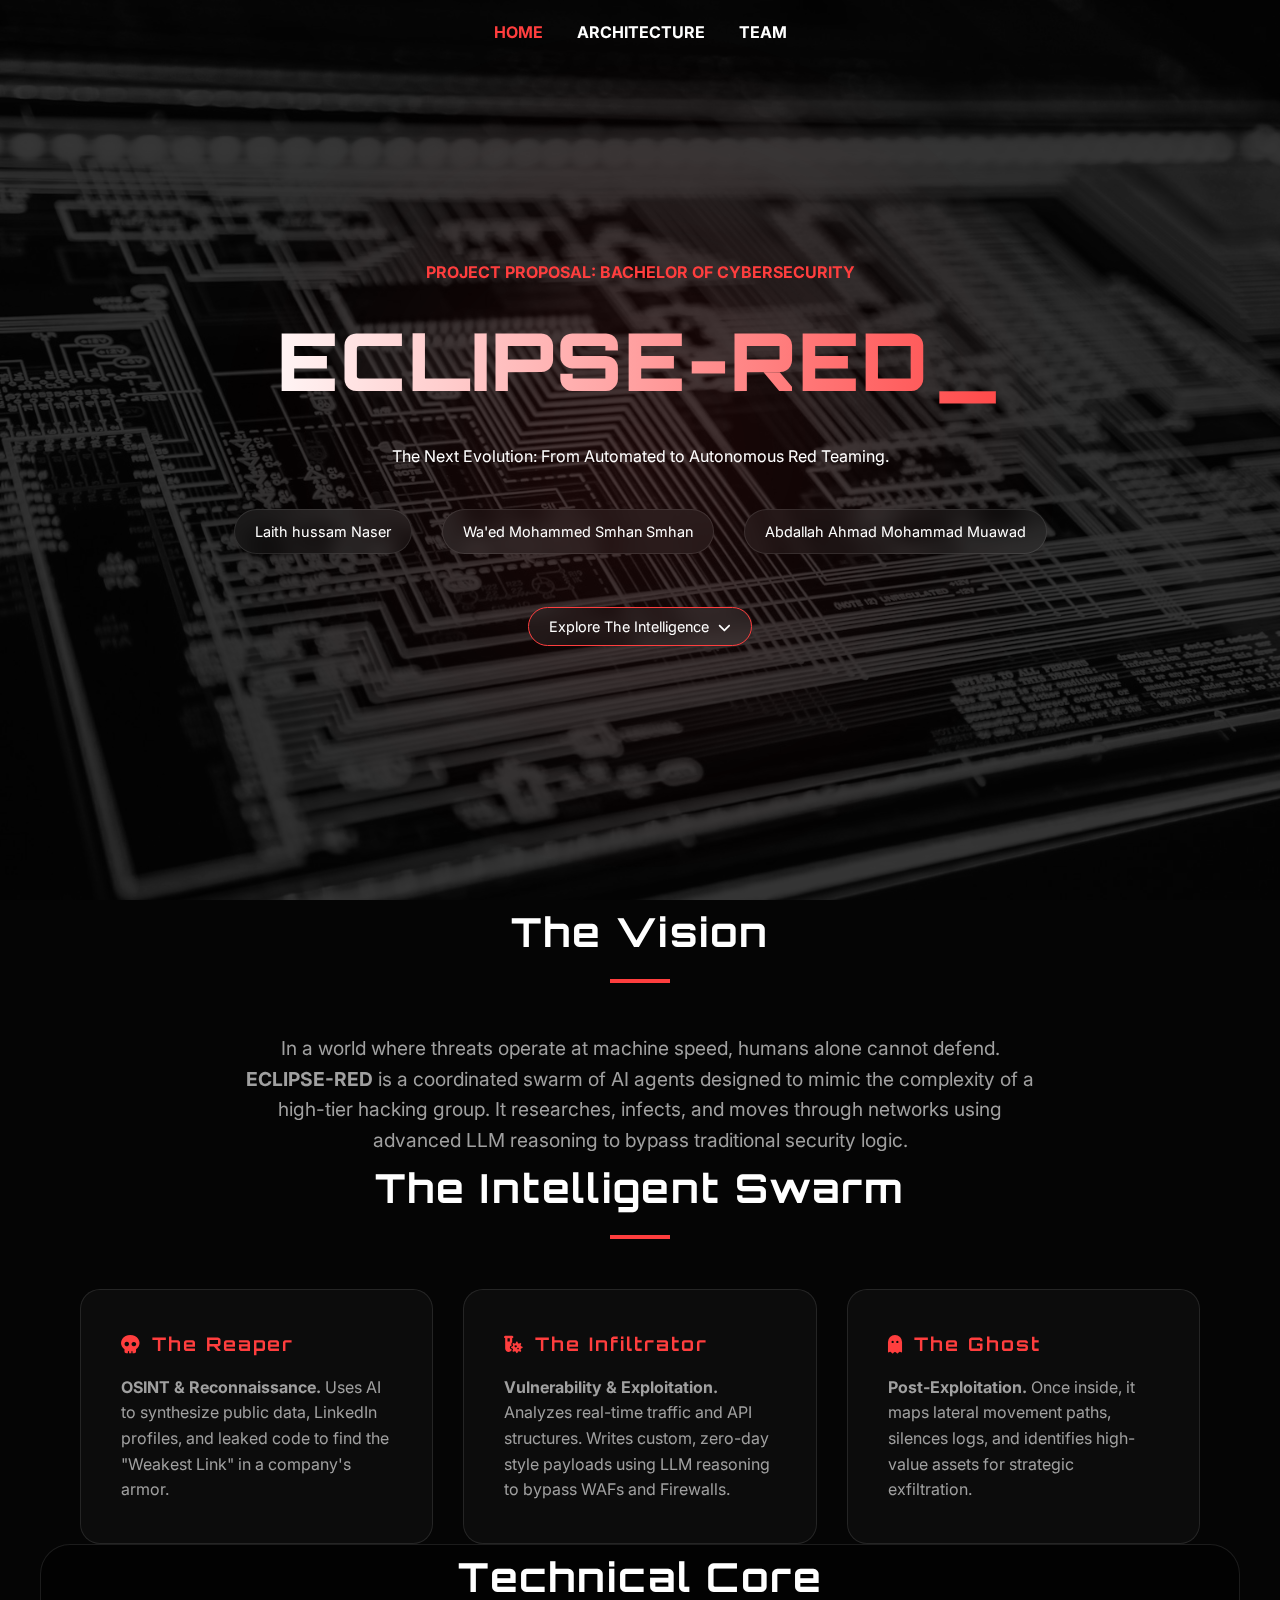
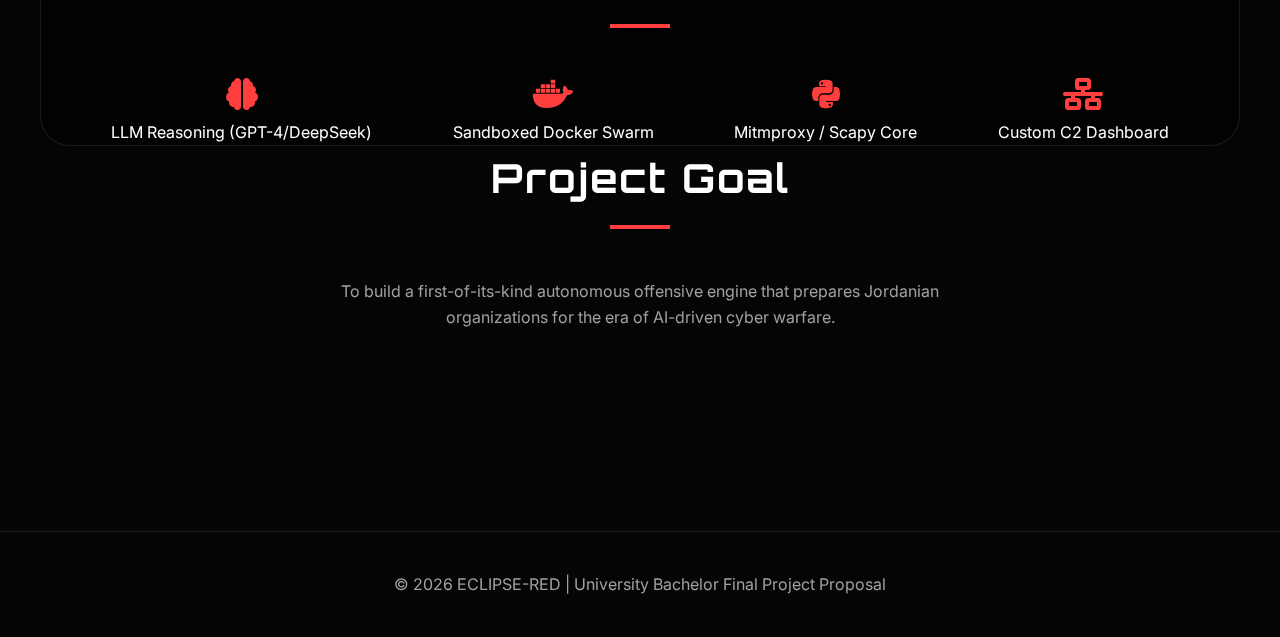
<file: index.html>
<!DOCTYPE html>
<html lang="en">

<head>
    <meta charset="UTF-8">
    <meta name="viewport" content="width=device-width, initial-scale=1.0">
    <meta name="description"
        content="ECLIPSE-RED: Autonomous Agentic Red-Teaming Engine for advanced cybersecurity auditing.">
    <title>ECLIPSE-RED | Autonomous Offensive Security</title>
    <link rel="stylesheet" href="style.css">
    <link rel="stylesheet" href="https://cdnjs.cloudflare.com/ajax/libs/font-awesome/6.4.0/css/all.min.css">
</head>

<body>
    <div class="bg-glow"></div>

    <!-- Navigation -->
    <nav style="position: absolute; top: 0; width: 100%; padding: 20px; text-align: center; z-index: 100;">
        <a href="index.html"
            style="color: var(--accent-red); text-decoration: none; margin: 0 15px; font-weight: bold;">HOME</a>
        <a href="architecture.html"
            style="color: var(--text-primary); text-decoration: none; margin: 0 15px; font-weight: bold;">ARCHITECTURE</a>
        <a href="team.html"
            style="color: var(--text-primary); text-decoration: none; margin: 0 15px; font-weight: bold;">TEAM</a>
    </nav>

    <header class="hero">
        <img src="eclipse_red_hero.png" alt="Hero Background" class="hero-img">
        <div class="container">
            <p class="hero-tagline">Project Proposal: Bachelor of Cybersecurity</p>
            <h1 class="hero-title typing-cursor">ECLIPSE-RED</h1>
            <p class="hero-desc">The Next Evolution: From Automated to Autonomous Red Teaming.</p>

            <div class="hero-names">
                <div class="name-badge">Laith hussam Naser</div>
                <div class="name-badge">Wa'ed Mohammed Smhan Smhan</div>
                <div class="name-badge">Abdallah Ahmad Mohammad Muawad</div>
            </div>

            <div style="margin-top: 60px;">
                <a href="#vision" class="name-badge"
                    style="text-decoration: none; border-color: var(--accent-red); color: white;">Explore The
                    Intelligence <i class="fas fa-chevron-down" style="font-size: 0.8rem; margin-left: 5px;"></i></a>
            </div>
        </div>
    </header>

    <section id="vision" class="container">
        <h2 class="section-title">The Vision</h2>
        <div style="max-width: 800px; margin: 0 auto; text-align: center;">
            <p style="font-size: 1.2rem; color: var(--text-secondary);">
                In a world where threats operate at machine speed, humans alone cannot defend.
                <strong>ECLIPSE-RED</strong> is a coordinated swarm of AI agents designed to mimic the complexity
                of a high-tier hacking group. It researches, infects, and moves through networks
                using advanced LLM reasoning to bypass traditional security logic.
            </p>
        </div>
    </section>

    <section id="swarm" class="container">
        <h2 class="section-title">The Intelligent Swarm</h2>
        <div class="feature-grid">
            <div class="card">
                <h3><i class="fas fa-skull"></i> The Reaper</h3>
                <p><strong>OSINT & Reconnaissance.</strong> Uses AI to synthesize public data, LinkedIn profiles, and
                    leaked code to find the "Weakest Link" in a company's armor.</p>
            </div>
            <div class="card">
                <h3><i class="fas fa-vial-virus"></i> The Infiltrator</h3>
                <p><strong>Vulnerability & Exploitation.</strong> Analyzes real-time traffic and API structures. Writes
                    custom, zero-day style payloads using LLM reasoning to bypass WAFs and Firewalls.</p>
            </div>
            <div class="card">
                <h3><i class="fas fa-ghost"></i> The Ghost</h3>
                <p><strong>Post-Exploitation.</strong> Once inside, it maps lateral movement paths, silences logs, and
                    identifies high-value assets for strategic exfiltration.</p>
            </div>
        </div>
    </section>

    <section id="tech" class="container"
        style="background: rgba(0,0,0,0.5); border-radius: 30px; border: 1px solid var(--border);">
        <h2 class="section-title">Technical Core</h2>
        <div class="tech-stack">
            <div class="tech-item">
                <i class="fas fa-brain tech-icon"></i>
                <p>LLM Reasoning (GPT-4/DeepSeek)</p>
            </div>
            <div class="tech-item">
                <i class="fab fa-docker tech-icon"></i>
                <p>Sandboxed Docker Swarm</p>
            </div>
            <div class="tech-item">
                <i class="fab fa-python tech-icon"></i>
                <p>Mitmproxy / Scapy Core</p>
            </div>
            <div class="tech-item">
                <i class="fas fa-network-wired tech-icon"></i>
                <p>Custom C2 Dashboard</p>
            </div>
        </div>
    </section>

    <section class="container" style="text-align: center; padding-bottom: 200px;">
        <h2 class="section-title">Project Goal</h2>
        <p style="color: var(--text-secondary); max-width: 700px; margin: 0 auto;">
            To build a first-of-its-kind autonomous offensive engine that prepares Jordanian organizations
            for the era of AI-driven cyber warfare.
        </p>
    </section>

    <footer
        style="text-align: center; padding: 40px; color: var(--text-secondary); border-top: 1px solid var(--border);">
        &copy; 2026 ECLIPSE-RED | University Bachelor Final Project Proposal
    </footer>
</body>

</html>
</file>
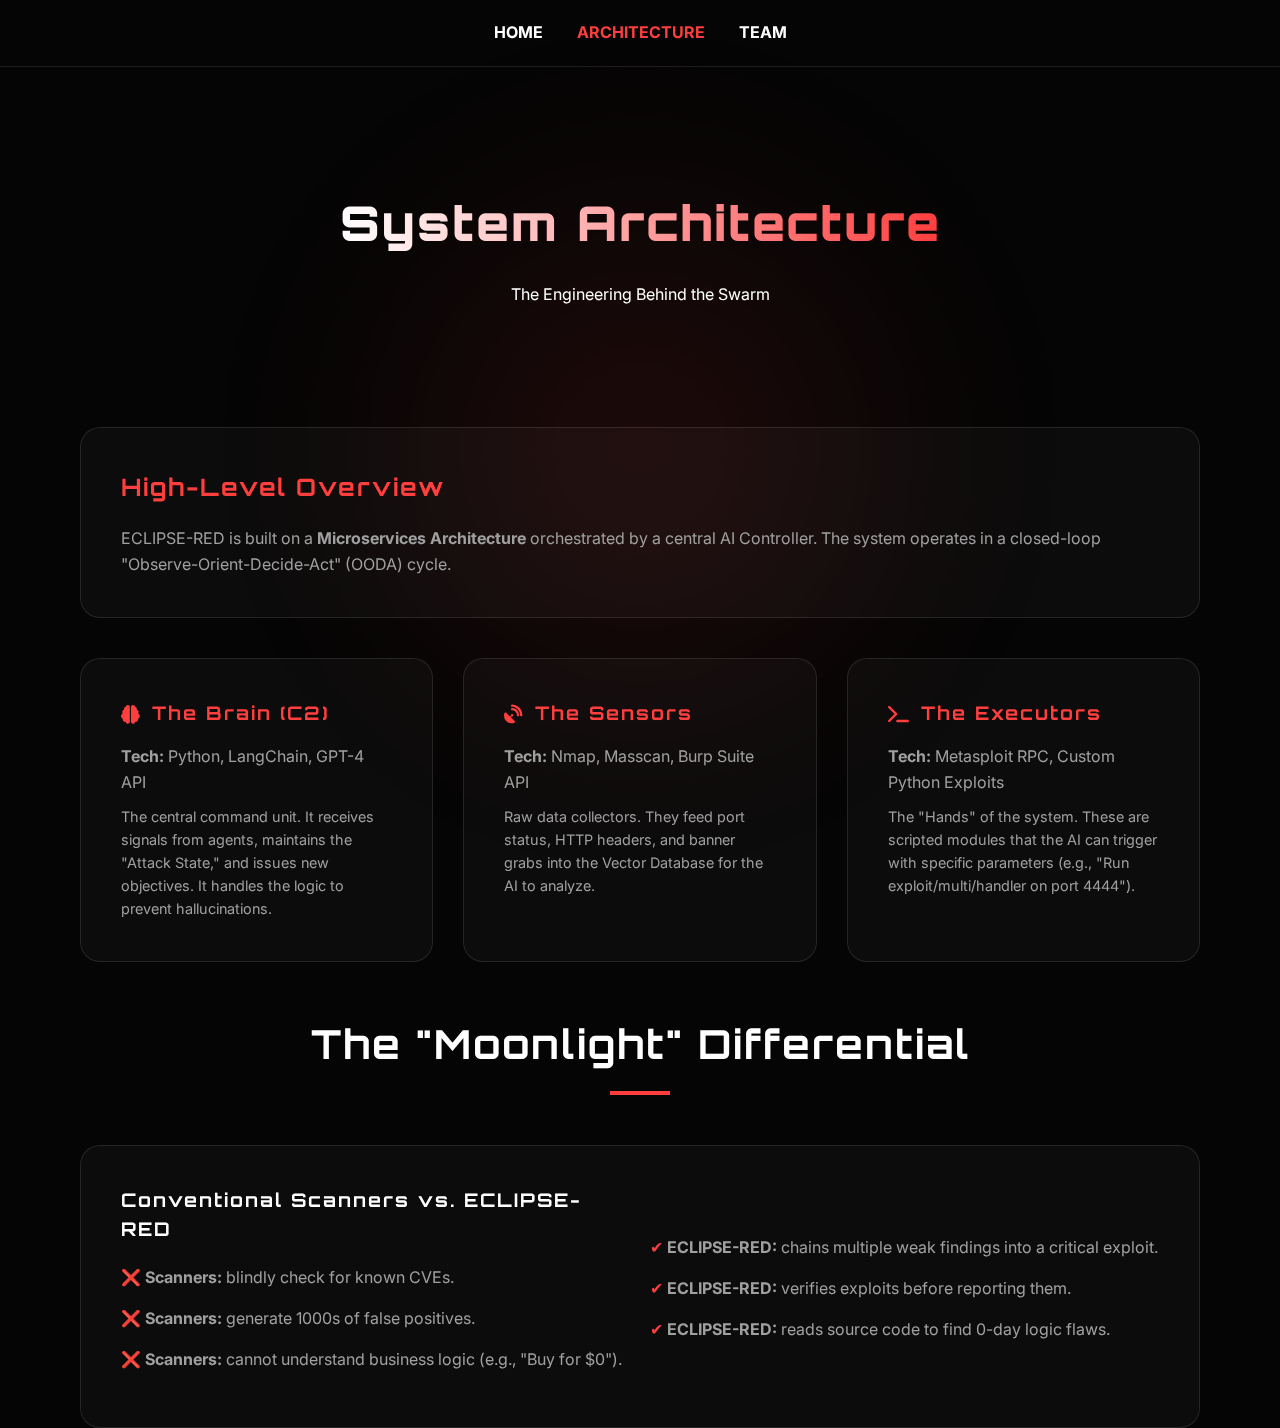
<file: architecture.html>
<!DOCTYPE html>
<html lang="en">

<head>
    <meta charset="UTF-8">
    <meta name="viewport" content="width=device-width, initial-scale=1.0">
    <title>ECLIPSE-RED | System Architecture</title>
    <link rel="stylesheet" href="style.css">
    <link rel="stylesheet" href="https://cdnjs.cloudflare.com/ajax/libs/font-awesome/6.4.0/css/all.min.css">
</head>

<body>
    <!-- Navigation -->
    <nav style="padding: 20px; text-align: center; border-bottom: 1px solid var(--border);">
        <a href="index.html"
            style="color: var(--text-primary); text-decoration: none; margin: 0 15px; font-weight: bold;">HOME</a>
        <a href="architecture.html"
            style="color: var(--accent-red); text-decoration: none; margin: 0 15px; font-weight: bold;">ARCHITECTURE</a>
        <a href="team.html"
            style="color: var(--text-primary); text-decoration: none; margin: 0 15px; font-weight: bold;">TEAM</a>
    </nav>

    <div class="bg-glow"></div>

    <header class="hero" style="height: 40vh; min-height: 300px;">
        <div class="container">
            <h1 class="hero-title" style="font-size: 3rem;">System Architecture</h1>
            <p class="hero-desc">The Engineering Behind the Swarm</p>
        </div>
    </header>

    <section class="container">
        <div class="card" style="margin-bottom: 40px;">
            <h2 style="color: var(--accent-red); margin-bottom: 20px;">High-Level Overview</h2>
            <p>ECLIPSE-RED is built on a <strong>Microservices Architecture</strong> orchestrated by a central AI
                Controller. The system operates in a closed-loop "Observe-Orient-Decide-Act" (OODA) cycle.</p>
        </div>

        <div class="feature-grid">
            <!-- Node 1 -->
            <div class="card">
                <h3><i class="fas fa-brain"></i> The Brain (C2)</h3>
                <p><strong>Tech:</strong> Python, LangChain, GPT-4 API</p>
                <p style="font-size: 0.9rem; margin-top: 10px; color: var(--text-secondary);">The central command unit.
                    It receives signals from agents, maintains the "Attack State," and issues new objectives. It handles
                    the logic to prevent hallucinations.</p>
            </div>

            <!-- Node 2 -->
            <div class="card">
                <h3><i class="fas fa-satellite-dish"></i> The Sensors</h3>
                <p><strong>Tech:</strong> Nmap, Masscan, Burp Suite API</p>
                <p style="font-size: 0.9rem; margin-top: 10px; color: var(--text-secondary);">Raw data collectors. They
                    feed port status, HTTP headers, and banner grabs into the Vector Database for the AI to analyze.</p>
            </div>

            <!-- Node 3 -->
            <div class="card">
                <h3><i class="fas fa-terminal"></i> The Executors</h3>
                <p><strong>Tech:</strong> Metasploit RPC, Custom Python Exploits</p>
                <p style="font-size: 0.9rem; margin-top: 10px; color: var(--text-secondary);">The "Hands" of the system.
                    These are scripted modules that the AI can trigger with specific parameters (e.g., "Run
                    exploit/multi/handler on port 4444").</p>
            </div>
        </div>
    </section>

    <section class="container" style="margin-top: 50px;">
        <h2 class="section-title">The "Moonlight" Differential</h2>
        <div class="card">
            <div style="display: flex; gap: 20px; align-items: flex-start;">
                <div style="flex: 1;">
                    <h3 style="color: #fff;">Conventional Scanners vs. ECLIPSE-RED</h3>
                    <ul style="list-style: none; margin-top: 20px; color: var(--text-secondary);">
                        <li style="margin-bottom: 15px;">❌ <strong>Scanners:</strong> blindly check for known CVEs.</li>
                        <li style="margin-bottom: 15px;">❌ <strong>Scanners:</strong> generate 1000s of false positives.
                        </li>
                        <li style="margin-bottom: 15px;">❌ <strong>Scanners:</strong> cannot understand business logic
                            (e.g., "Buy for $0").</li>
                    </ul>
                </div>
                <div style="flex: 1;">
                    <h3 style="color: #fff;">&nbsp;</h3>
                    <ul style="list-style: none; margin-top: 20px; color: var(--text-secondary);">
                        <li style="margin-bottom: 15px;"><span style="color: var(--accent-red);">✔</span>
                            <strong>ECLIPSE-RED:</strong> chains multiple weak findings into a critical exploit.</li>
                        <li style="margin-bottom: 15px;"><span style="color: var(--accent-red);">✔</span>
                            <strong>ECLIPSE-RED:</strong> verifies exploits before reporting them.</li>
                        <li style="margin-bottom: 15px;"><span style="color: var(--accent-red);">✔</span>
                            <strong>ECLIPSE-RED:</strong> reads source code to find 0-day logic flaws.</li>
                    </ul>
                </div>
            </div>
        </div>
    </section>
</body>

</html>
</file>
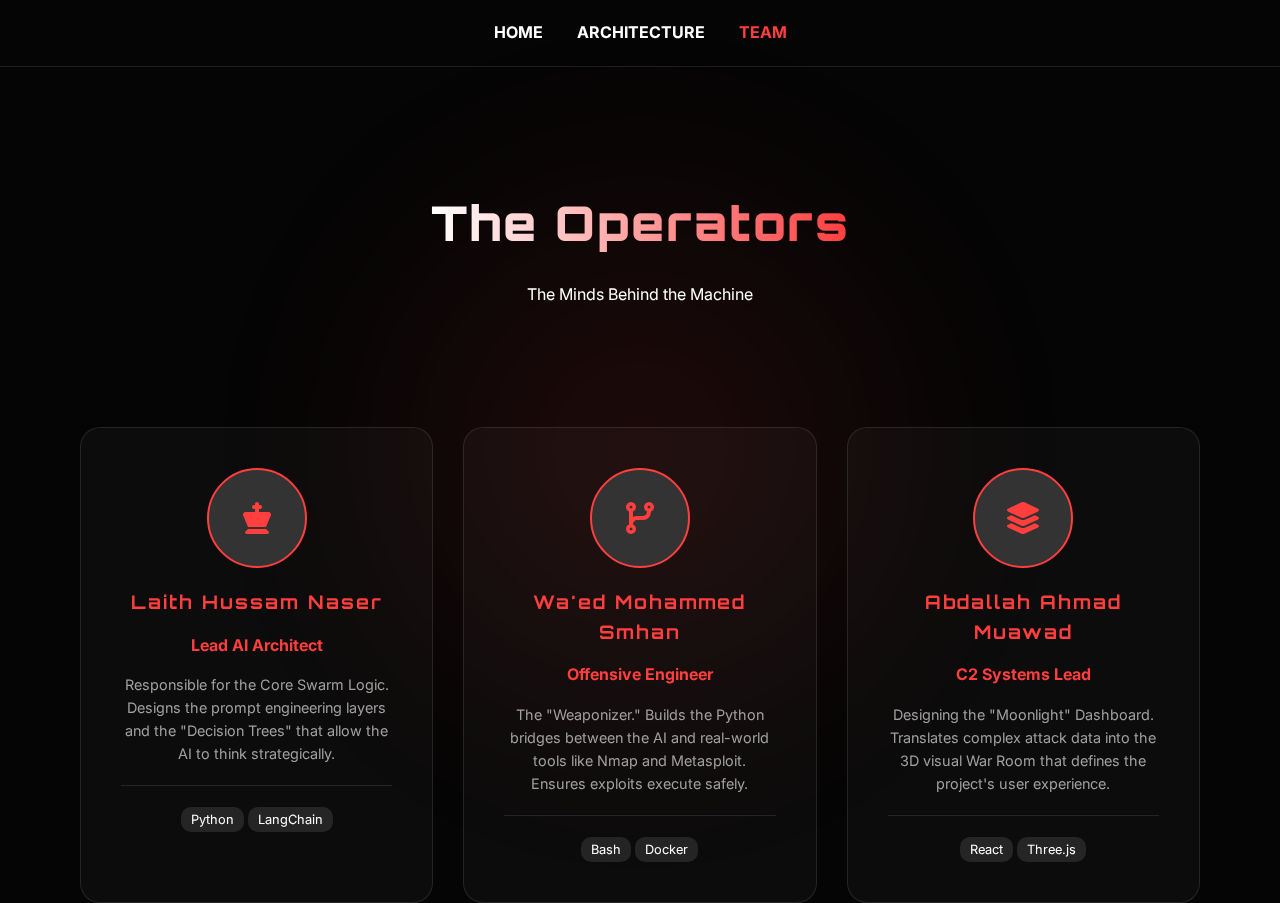
<file: team.html>
<!DOCTYPE html>
<html lang="en">

<head>
    <meta charset="UTF-8">
    <meta name="viewport" content="width=device-width, initial-scale=1.0">
    <title>ECLIPSE-RED | The Team</title>
    <link rel="stylesheet" href="style.css">
    <link rel="stylesheet" href="https://cdnjs.cloudflare.com/ajax/libs/font-awesome/6.4.0/css/all.min.css">
</head>

<body>
    <!-- Navigation -->
    <nav style="padding: 20px; text-align: center; border-bottom: 1px solid var(--border);">
        <a href="index.html"
            style="color: var(--text-primary); text-decoration: none; margin: 0 15px; font-weight: bold;">HOME</a>
        <a href="architecture.html"
            style="color: var(--text-primary); text-decoration: none; margin: 0 15px; font-weight: bold;">ARCHITECTURE</a>
        <a href="team.html"
            style="color: var(--accent-red); text-decoration: none; margin: 0 15px; font-weight: bold;">TEAM</a>
    </nav>

    <div class="bg-glow"></div>

    <header class="hero" style="height: 40vh; min-height: 300px;">
        <div class="container">
            <h1 class="hero-title" style="font-size: 3rem;">The Operators</h1>
            <p class="hero-desc">The Minds Behind the Machine</p>
        </div>
    </header>

    <section class="container">
        <div class="feature-grid">

            <!-- Member 1 -->
            <div class="card" style="text-align: center;">
                <div
                    style="width: 100px; height: 100px; background: #333; border-radius: 50%; margin: 0 auto 20px; display: flex; align-items: center; justify-content: center; border: 2px solid var(--accent-red);">
                    <i class="fas fa-chess-king" style="font-size: 2rem; color: var(--accent-red);"></i>
                </div>
                <h3 style="justify-content: center;">Laith Hussam Naser</h3>
                <p style="color: var(--accent-red); font-weight: bold; margin-bottom: 15px;">Lead AI Architect</p>
                <p style="font-size: 0.9rem;">Responsible for the Core Swarm Logic. Designs the prompt engineering
                    layers and the "Decision Trees" that allow the AI to think strategically.</p>
                <div style="margin-top: 20px; border-top: 1px solid var(--border); padding-top: 20px;">
                    <span
                        style="font-size: 0.8rem; background: rgba(255,255,255,0.1); padding: 5px 10px; border-radius: 10px;">Python</span>
                    <span
                        style="font-size: 0.8rem; background: rgba(255,255,255,0.1); padding: 5px 10px; border-radius: 10px;">LangChain</span>
                </div>
            </div>

            <!-- Member 2 -->
            <div class="card" style="text-align: center;">
                <div
                    style="width: 100px; height: 100px; background: #333; border-radius: 50%; margin: 0 auto 20px; display: flex; align-items: center; justify-content: center; border: 2px solid var(--accent-red);">
                    <i class="fas fa-code-branch" style="font-size: 2rem; color: var(--accent-red);"></i>
                </div>
                <h3 style="justify-content: center;">Wa'ed Mohammed Smhan</h3>
                <p style="color: var(--accent-red); font-weight: bold; margin-bottom: 15px;">Offensive Engineer</p>
                <p style="font-size: 0.9rem;">The "Weaponizer." Builds the Python bridges between the AI and real-world
                    tools like Nmap and Metasploit. Ensures exploits execute safely.</p>
                <div style="margin-top: 20px; border-top: 1px solid var(--border); padding-top: 20px;">
                    <span
                        style="font-size: 0.8rem; background: rgba(255,255,255,0.1); padding: 5px 10px; border-radius: 10px;">Bash</span>
                    <span
                        style="font-size: 0.8rem; background: rgba(255,255,255,0.1); padding: 5px 10px; border-radius: 10px;">Docker</span>
                </div>
            </div>

            <!-- Member 3 -->
            <div class="card" style="text-align: center;">
                <div
                    style="width: 100px; height: 100px; background: #333; border-radius: 50%; margin: 0 auto 20px; display: flex; align-items: center; justify-content: center; border: 2px solid var(--accent-red);">
                    <i class="fas fa-layer-group" style="font-size: 2rem; color: var(--accent-red);"></i>
                </div>
                <h3 style="justify-content: center;">Abdallah Ahmad Muawad</h3>
                <p style="color: var(--accent-red); font-weight: bold; margin-bottom: 15px;">C2 Systems Lead</p>
                <p style="font-size: 0.9rem;">Designing the "Moonlight" Dashboard. Translates complex attack data into
                    the 3D visual War Room that defines the project's user experience.</p>
                <div style="margin-top: 20px; border-top: 1px solid var(--border); padding-top: 20px;">
                    <span
                        style="font-size: 0.8rem; background: rgba(255,255,255,0.1); padding: 5px 10px; border-radius: 10px;">React</span>
                    <span
                        style="font-size: 0.8rem; background: rgba(255,255,255,0.1); padding: 5px 10px; border-radius: 10px;">Three.js</span>
                </div>
            </div>

        </div>
    </section>
</body>

</html>
</file>
<file: style.css>
@import url('https://fonts.googleapis.com/css2?family=Inter:wght@300;400;600;700&family=Orbitron:wght@400;700;900&display=swap');

:root {
    --bg-dark: #050505;
    --card-bg: rgba(255, 255, 255, 0.03);
    --accent-red: #ff3e3e;
    --accent-glow: rgba(255, 62, 62, 0.4);
    --text-primary: #ffffff;
    --text-secondary: #a0a0a0;
    --border: rgba(255, 255, 255, 0.1);
}

* {
    margin: 0;
    padding: 0;
    box-sizing: border-box;
}

/* Typing Cursor Animation */
@keyframes blink {

    0%,
    100% {
        opacity: 1;
    }

    50% {
        opacity: 0;
    }
}

.typing-cursor::after {
    content: '_';
    display: inline-block;
    color: var(--accent-red);
    margin-left: 5px;
    animation: blink 1s step-end infinite;
}

.card:hover h3::after {
    content: '_';
    margin-left: 10px;
    color: var(--accent-red);
    animation: blink 0.5s step-end infinite;
}

/* Force text cursor on card headers */
.card h3 {
    cursor: default;
}

body {
    background-color: var(--bg-dark);
    color: var(--text-primary);
    font-family: 'Inter', sans-serif;
    line-height: 1.6;
    overflow-x: hidden;
    cursor: default;
    user-select: none;
}

/* Allow selection for specific content only */
p,
.card p {
    user-select: text;
}

h1,
h2,
h3 {
    font-family: 'Orbitron', sans-serif;
    letter-spacing: 2px;
}

/* Background Animation */
.bg-glow {
    position: fixed;
    top: 50%;
    left: 50%;
    width: 60vw;
    height: 60vw;
    background: radial-gradient(circle, var(--accent-glow) 0%, transparent 70%);
    transform: translate(-50%, -50%);
    filter: blur(80px);
    z-index: -1;
    opacity: 0.3;
}

.container {
    max-width: 1200px;
    margin: 0 auto;
    padding: 0 40px;
}

/* Hero Section */
.hero {
    height: 100vh;
    display: flex;
    flex-direction: column;
    justify-content: center;
    align-items: center;
    text-align: center;
    position: relative;
}

.hero-img {
    position: absolute;
    top: 0;
    left: 0;
    width: 100%;
    height: 100%;
    object-fit: cover;
    z-index: -2;
    opacity: 0.4;
    filter: grayscale(100%) brightness(50%);
}

.hero-tagline {
    color: var(--accent-red);
    text-transform: uppercase;
    font-weight: 700;
    margin-bottom: 10px;
    animation: fadeIn 1s ease-out;
}

.hero-title {
    font-size: 5rem;
    font-weight: 900;
    margin-bottom: 20px;
    background: linear-gradient(to right, #fff, var(--accent-red));
    background-clip: text;
    -webkit-background-clip: text;
    -webkit-text-fill-color: transparent;
    animation: slideUp 1s ease-out;
}

.hero-names {
    display: flex;
    gap: 30px;
    margin-top: 40px;
    flex-wrap: wrap;
    justify-content: center;
}

.name-badge {
    background: var(--card-bg);
    padding: 10px 20px;
    border: 1px solid var(--border);
    border-radius: 50px;
    backdrop-filter: blur(10px);
    font-size: 0.9rem;
    transition: all 0.3s ease;
}

.name-badge:hover {
    border-color: var(--accent-red);
    box-shadow: 0 0 20px var(--accent-glow);
    transform: translateY(-5px);
}

.name-badge:hover::after {
    content: '|';
    display: inline-block;
    margin-left: 5px;
    color: var(--accent-red);
    animation: blink 0.8s infinite;
}

/* Section Styling */
section {
    padding: 100px 0;
}

.section-title {
    font-size: 2.5rem;
    margin-bottom: 50px;
    text-align: center;
    position: relative;
}

.section-title::after {
    content: '';
    display: block;
    width: 60px;
    height: 4px;
    background: var(--accent-red);
    margin: 15px auto 0;
}

/* Feature Grid */
.feature-grid {
    display: grid;
    grid-template-columns: repeat(auto-fit, minmax(300px, 1fr));
    gap: 30px;
}

.card {
    background: var(--card-bg);
    border: 1px solid var(--border);
    padding: 40px;
    border-radius: 20px;
    backdrop-filter: blur(10px);
    transition: transform 0.3s ease, border-color 0.3s ease;
}

.card:hover {
    transform: translateY(-10px);
    border-color: var(--accent-red);
}

.card h3 {
    color: var(--accent-red);
    margin-bottom: 15px;
    display: flex;
    align-items: center;
    gap: 10px;
}

.card p {
    color: var(--text-secondary);
}

/* Tech List */
.tech-stack {
    display: flex;
    justify-content: space-around;
    flex-wrap: wrap;
    gap: 20px;
    margin-top: 40px;
}

.tech-item {
    text-align: center;
}

.tech-icon {
    font-size: 2rem;
    color: var(--accent-red);
    margin-bottom: 10px;
}

/* Animations */
@keyframes fadeIn {
    from {
        opacity: 0;
    }

    to {
        opacity: 1;
    }
}

@keyframes slideUp {
    from {
        opacity: 0;
        transform: translateY(30px);
    }

    to {
        opacity: 1;
        transform: translateY(0);
    }
}

@media (max-width: 768px) {
    .hero-title {
        font-size: 3rem;
    }

    .hero-names {
        gap: 10px;
    }
}
</file>
